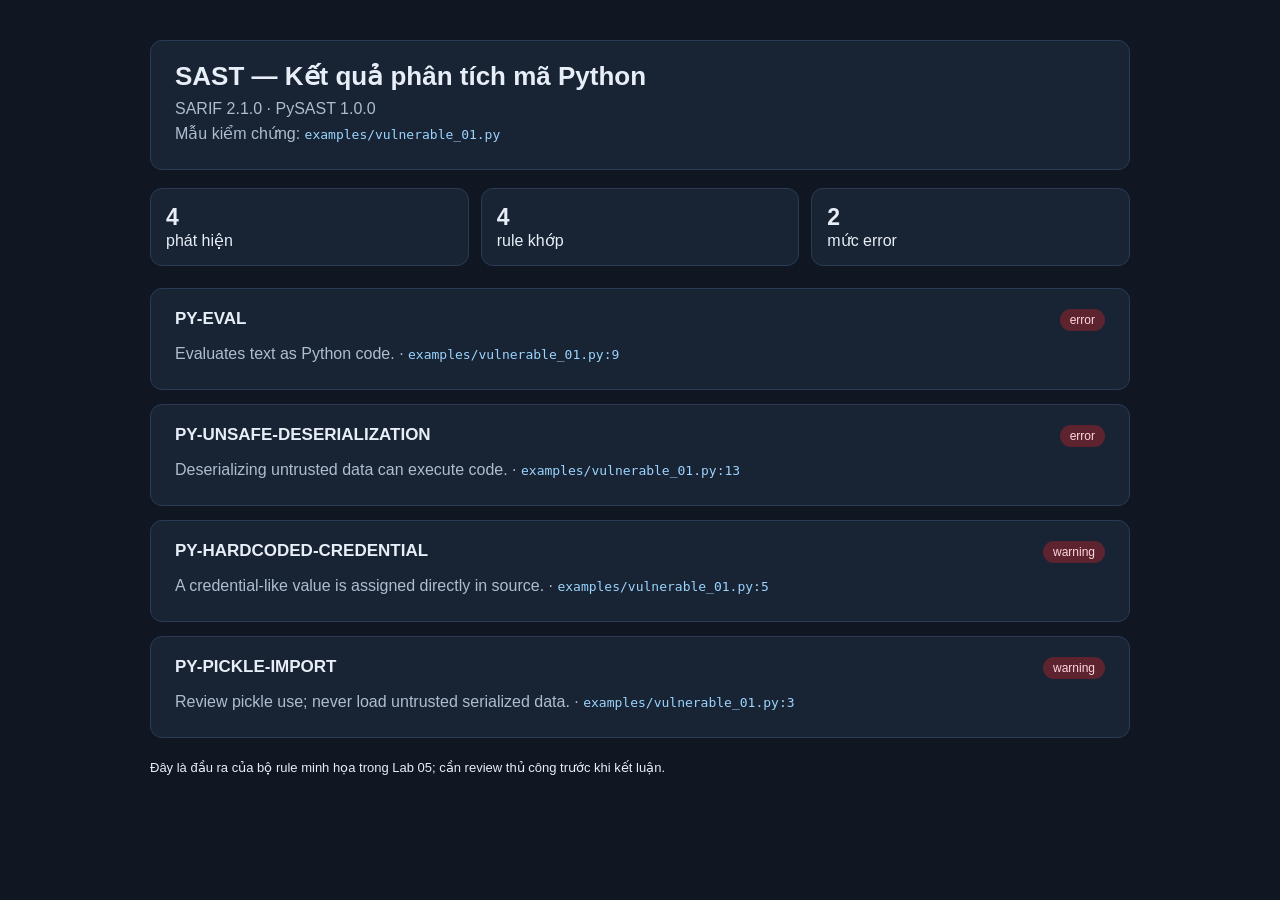
<file: Buổi 5/sast-tool/minh-chung/report-viewer.html>
<!doctype html>
<html lang="vi">
<head>
  <meta charset="utf-8">
  <meta name="viewport" content="width=device-width, initial-scale=1">
  <title>SAST — Báo cáo minh chứng</title>
  <style>
    :root { color-scheme: dark; font-family: "Segoe UI", sans-serif; background: #101722; color: #e8eef7; }
    body { max-width: 980px; margin: 40px auto; padding: 0 24px; }
    header, .finding { background: #182333; border: 1px solid #2a3c54; border-radius: 12px; padding: 20px 24px; margin-bottom: 14px; }
    h1 { margin: 0 0 8px; font-size: 26px; } p { color: #aebdd0; margin: 6px 0; }
    .stats { display: flex; gap: 12px; margin: 18px 0 22px; }
    .stat { flex: 1; background: #182333; border: 1px solid #2a3c54; border-radius: 12px; padding: 15px; }
    .stat strong { display: block; font-size: 23px; }
    .finding { display: grid; grid-template-columns: 1fr auto; gap: 8px 18px; }
    .finding h2 { font-size: 17px; margin: 0; } .finding p { grid-column: 1 / -1; }
    .badge { align-self: start; border-radius: 20px; padding: 4px 10px; background: #5d2430; color: #ffd8dd; font-size: 12px; }
    code { color: #9bd4ff; } footer { margin-top: 22px; font-size: 13px; }
  </style>
</head>
<body>
  <header>
    <h1>SAST — Kết quả phân tích mã Python</h1>
    <p id="status">Đang đọc báo cáo SARIF 2.1.0…</p>
    <p>Mẫu kiểm chứng: <code>examples/vulnerable_01.py</code></p>
  </header>
  <section class="stats" id="stats"></section>
  <main id="findings"></main>
  <footer>Đây là đầu ra của bộ rule minh họa trong Lab 05; cần review thủ công trước khi kết luận.</footer>
  <script>
    fetch('sast-vulnerable-01.sarif').then(r => r.json()).then(report => {
      const run = report.runs[0];
      const findings = run.results || [];
      document.querySelector('#status').textContent = `SARIF ${report.version} · ${run.tool.driver.name} ${run.tool.driver.version}`;
      document.querySelector('#stats').innerHTML = `<div class="stat"><strong>${findings.length}</strong>phát hiện</div><div class="stat"><strong>${new Set(findings.map(f => f.ruleId)).size}</strong>rule khớp</div><div class="stat"><strong>${findings.filter(f => f.level === 'error').length}</strong>mức error</div>`;
      document.querySelector('#findings').innerHTML = findings.map(f => {
        const loc = f.locations?.[0]?.physicalLocation;
        const line = loc?.region?.startLine ?? '?';
        const file = loc?.artifactLocation?.uri ?? 'unknown';
        return `<article class="finding"><h2>${f.ruleId}</h2><span class="badge">${f.level}</span><p>${f.message.text} · <code>${file}:${line}</code></p></article>`;
      }).join('');
    }).catch(() => { document.querySelector('#status').textContent = 'Không đọc được file SARIF.'; });
  </script>
</body>
</html>
</file>
